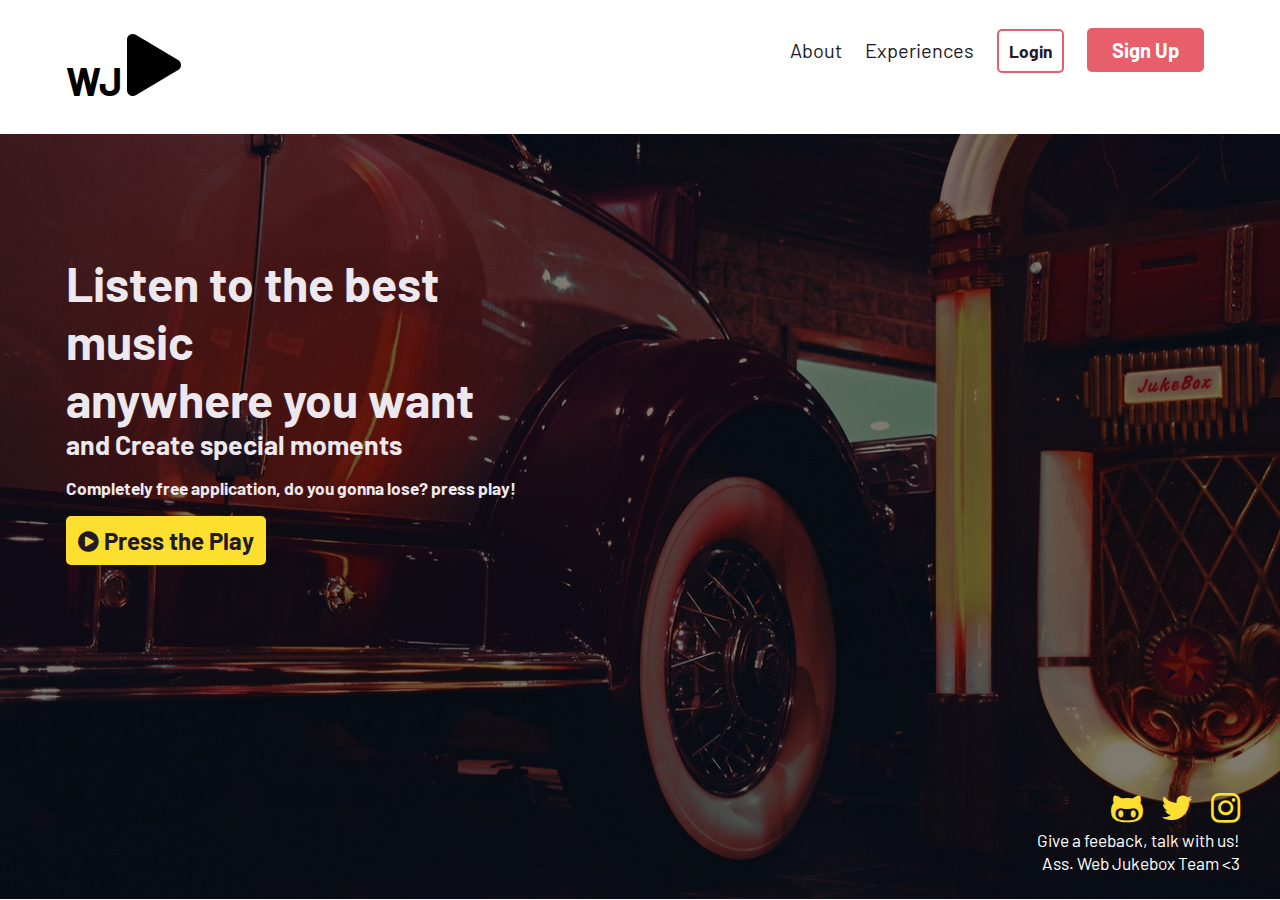
<file: index.html>
<!DOCTYPE html>
<html>
<head>
	<meta http-equiv="X-UA-Compatible" content="IE-Edge">
	<meta name="viewport" content="width=device-width, initial-scale=1.0">
	<link rel="stylesheet" type="text/css" href="css/font-awesome.min.css">
	<link rel="stylesheet" type="text/css" href="css/style.css">
	<title>Web Jukebox | Free Music app</title>
	<link rel="preconnect" href="https://fonts.gstatic.com">
	<link href="https://fonts.googleapis.com/css2?family=Barlow:wght@100;200&display=swap" rel="stylesheet">
	<link rel="shortcut icon" href="images/play.ico" >
</head>
<body>
<section class="home">
	<header>
		<div class="container">
		<a href="index.html" id="logo"><div class="logo"><h1>WJ<img src="assets/play.svg"></h1></div></a><!-- logo -->
		<nav>
			<ul>
				<li><a href="about.html">About</a></li>
				<Li><a href="experiences.html">Experiences</a></Li>
				<li class="btn sing-in"><a href="player.html">Login</a></li><!-- btn -->
				<li class="btn sing-up"><a href="player.html">Sign Up</a></li>
			</ul>
		</nav>
		<div class="clear"></div>
	</div><!-- container -->
	</header>
	<div class="bg">
		<div class="container">
			<div class="layer"></div><!-- layer -->
		<div class="call-play">
		<h2>Listen to the best music </br> anywhere you want</h2>
		<h3>and Create special moments</h3>
		<p>Completely free application, do you gonna lose? press play!</p>
		<div class="btn call"><a href="player.html"><i class="fa fa-play-circle" aria-hidden="true"></i> Press the Play</a></div><!-- call to action -->
	</div><!-- call-play -->
	<footer>
	<div class="icons">
		<a href="https://github.com/Shellyda"><h3><i class="fa fa-github-alt" aria-hidden="true"></i></h3></a>
		<a href=""><h3><i class="fa fa-twitter" aria-hidden="true"></i></h3></a>
		<a href=""><h3><i class="fa fa-instagram" aria-hidden="true"></i></h3></a>
		<p>Give a feeback, talk with us!</p>
		<p>Ass. Web Jukebox Team <3</p>
	</div><!-- icons -->
	<div class="clear"></div>
	</footer>
	</div><!-- container -->
	</div><!-- background central image -->
</section>
</body>
</html>
</file>
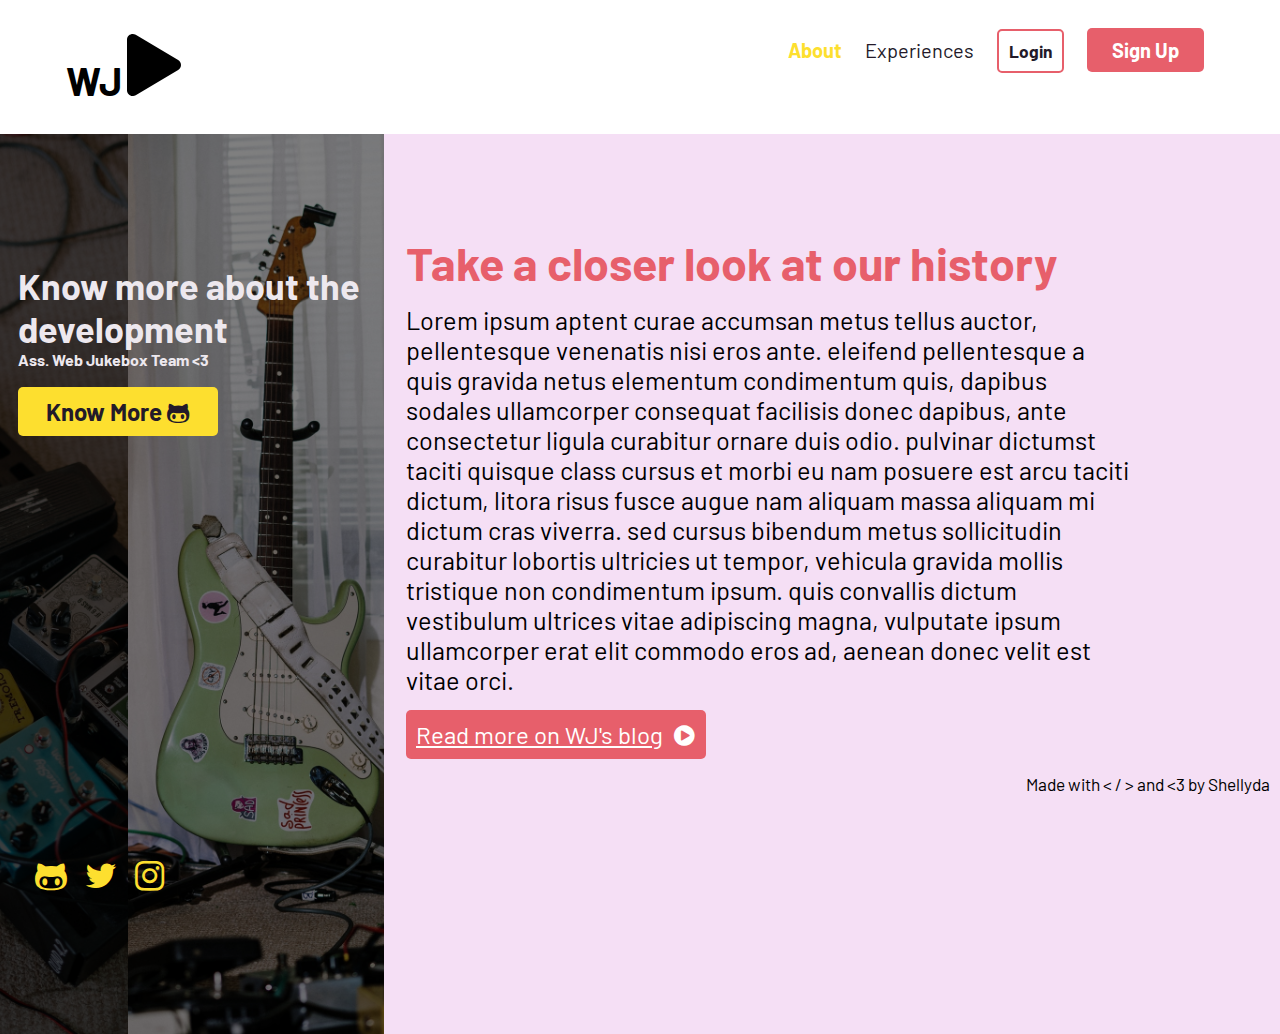
<file: about.html>
<!DOCTYPE html>
<html>
<head>
	<meta http-equiv="X-UA-Compatible" content="IE-Edge">
	<meta name="viewport" content="width=device-width, initial-scale=1.0">
	<link rel="stylesheet" type="text/css" href="css/font-awesome.min.css">
	<link rel="stylesheet" type="text/css" href="css/style.css">
	<link rel="stylesheet" type="text/css" href="css/style-about.css">
	<title>Web Jukebox | About</title>
	<link rel="preconnect" href="https://fonts.gstatic.com">
	<link href="https://fonts.googleapis.com/css2?family=Barlow:wght@100;200&display=swap" rel="stylesheet">
	<link rel="shortcut icon" href="images/play.ico" >
</head>
<body>
<section class="about">
	<header>
		<div class="container">
		<a href="index.html" id="logo"><div class="logo"><h1>WJ<img src="assets/play.svg"></h1></div></a><!-- logo -->
		<nav>
			<ul>
				<li class="selected"><a href="about.html">About</a></li>
				<Li><a href="experiences.html">Experiences</a></Li>
				<li class="btn sing-in"><a href="player.html">Login</a></li><!-- btn -->
				<li class="btn sing-up"><a href="player.html">Sign Up</a></li>
			</ul>
		</nav>
		<div class="clear"></div>
	</div><!-- container -->
	</header>
	<div class="center">
	<div class="img-left">
		<div class="layer"></div><!-- layer -->
		<div class="container">
		<div class="call-play">
		<h2>Know more about the development</h2>
		<h3>Ass. Web Jukebox Team <3</h3>
		<div class="btn call"><a href="https://github.com/Shellyda">Know More <i class="fa fa-github-alt" aria-hidden="true"></i></a></div>
	</div><!-- call-play -->
</div>
</div><!-- left -->
<div class="text">
	<h2>Take a closer look at our history</h2>
	<p>Lorem ipsum aptent curae accumsan metus tellus auctor, pellentesque venenatis nisi eros ante. eleifend pellentesque a quis gravida netus elementum condimentum quis, dapibus sodales ullamcorper consequat facilisis donec dapibus, ante consectetur ligula curabitur ornare duis odio. pulvinar dictumst taciti quisque class cursus et morbi eu nam posuere est arcu taciti dictum, litora risus fusce augue nam aliquam massa aliquam mi dictum cras viverra. sed cursus bibendum metus sollicitudin curabitur lobortis ultricies ut tempor, vehicula gravida mollis tristique non condimentum ipsum. quis convallis dictum vestibulum ultrices vitae adipiscing magna, vulputate ipsum ullamcorper erat elit commodo eros ad, aenean donec velit est vitae orci. </p>
	<div class="btn about-btn"><a href="">Read more on WJ's blog</a> <h3><i class="fa fa-play-circle" aria-hidden="true"></i></h3></div>
</div><!-- text -->
<div class="img-right"><div class="layer"></div><!-- layer --></div><!-- right -->
	<div class="clear"></div>
	<footer>
	<div class="icons">
		<a href="https://github.com/Shellyda"><h3><i class="fa fa-github-alt" aria-hidden="true"></i></h3></a>
		<a href=""><h3><i class="fa fa-twitter" aria-hidden="true"></i></h3></a>
		<a href=""><h3><i class="fa fa-instagram" aria-hidden="true"></i></h3></a>
	</div><!-- icons -->
	</footer>
	<div class="ass"><p>Made with < / > and <3 by Shellyda</p></div>
		<div class="clear"></div>
</div><!--center -->
</section>
</file>
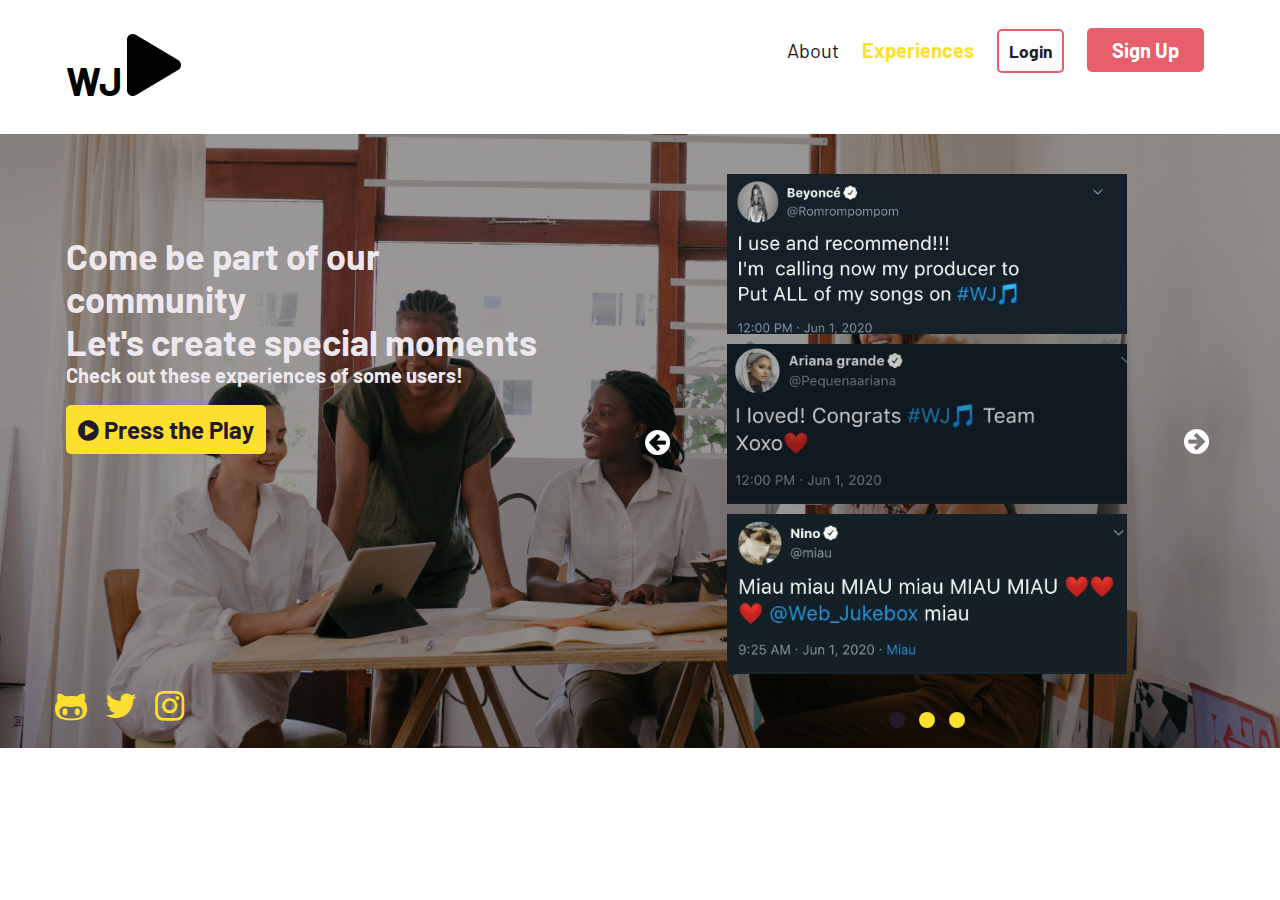
<file: experiences.html>
<!DOCTYPE html>
<html>
<head>
	<meta http-equiv="X-UA-Compatible" content="IE-Edge">
	<meta name="viewport" content="width=device-width, initial-scale=1.0">
	<link rel="stylesheet" type="text/css" href="css/font-awesome.min.css">
	<link rel="stylesheet" type="text/css" href="css/style-experiences.css">
	<title>Web Jukebox | Experiences</title>
	<!-- slick-->
	<link rel="stylesheet" type="text/css" href="css/slick.css"/>
	<link rel="preconnect" href="https://fonts.gstatic.com">
	<link href="https://fonts.googleapis.com/css2?family=Barlow:wght@100;200&display=swap" rel="stylesheet">
	<link rel="shortcut icon" href="images/play.ico" >
</head>
<body>
<section class="experiences">
	<header>
		<div class="container">
		<a href="index.html" id="logo"><div class="logo"><h1>WJ<img src="assets/play.svg"></h1></div></a><!-- logo -->
		<nav>
			<ul>
				<li><a href="about.html">About</a></li>
				<Li class="selected"><a href="experiences.html">Experiences</a></Li>
				<li class="btn sing-in"><a href="player.html">Login</a></li><!-- btn -->
				<li class="btn sing-up"><a href="player.html">Sign Up</a></li>
			</ul>
		</nav>
		<div class="clear"></div>
	</div><!-- container -->
	</header>
	<div class="bg">
		<div class="container">
		<div class="layer"></div><!-- layer -->
		<div class="call-play">
		<h2>Come be part of our community</br> Let's create special moments</h2>
		<h3>Check out these experiences of some users!</h3>
		<div class="btn call"><a href="player.html"><i class="fa fa-play-circle" aria-hidden="true"></i> Press the Play</a></div><!-- call to action -->
	</div><!-- call-play -->


	<section class="mosaico">
			<div class="mosaico-wraper">
			<div class="mosaico-single">
				<div class="img-mosaico-single bg-0"></div><!--img-mosaico-single-->
				<div class="img-mosaico-single bg-02"></div><!--img-mosaico-single-->
				<div class="img-mosaico-single bg-03"></div><!--img-mosaico-single-->
			</div><!--mosaico-single-->
			<div class="mosaico-single">
				<div class="img-mosaico-single bg-04"></div><!--img-mosaico-single-->
				<div class="img-mosaico-single bg-05"></div><!--img-mosaico-single-->
				<div class="img-mosaico-single bg-06"></div><!--img-mosaico-single-->
			</div><!--mosaico-single-->
			<div class="mosaico-single">
				<div class="img-mosaico-single bg-07"></div><!--img-mosaico-single-->
				<div class="img-mosaico-single bg-08"></div><!--img-mosaico-single-->
				<div class="img-mosaico-single bg-09"></div><!--img-mosaico-single-->
			</div><!--mosaico-single-->


			</div><!--mosaico-wraper-->
	</section><!--mosaico-->

	<div class="clear"></div>
	<footer>
	<div class="icons">
		<a href="https://github.com/Shellyda"><h3><i class="fa fa-github-alt" aria-hidden="true"></i></h3></a>
		<a href=""><h3><i class="fa fa-twitter" aria-hidden="true"></i></h3></a>
		<a href=""><h3><i class="fa fa-instagram" aria-hidden="true"></i></h3></a>
	</div><!-- icons -->
	</footer>
	</div><!-- background central image -->
</section>
<!-- slide -->
<script type="text/javascript" src="js/jquery.js"></script>
<script type="text/javascript" src="js/slick.js"></script>
<script src="js/slides.js"></script>
</body>
</html>
</file>
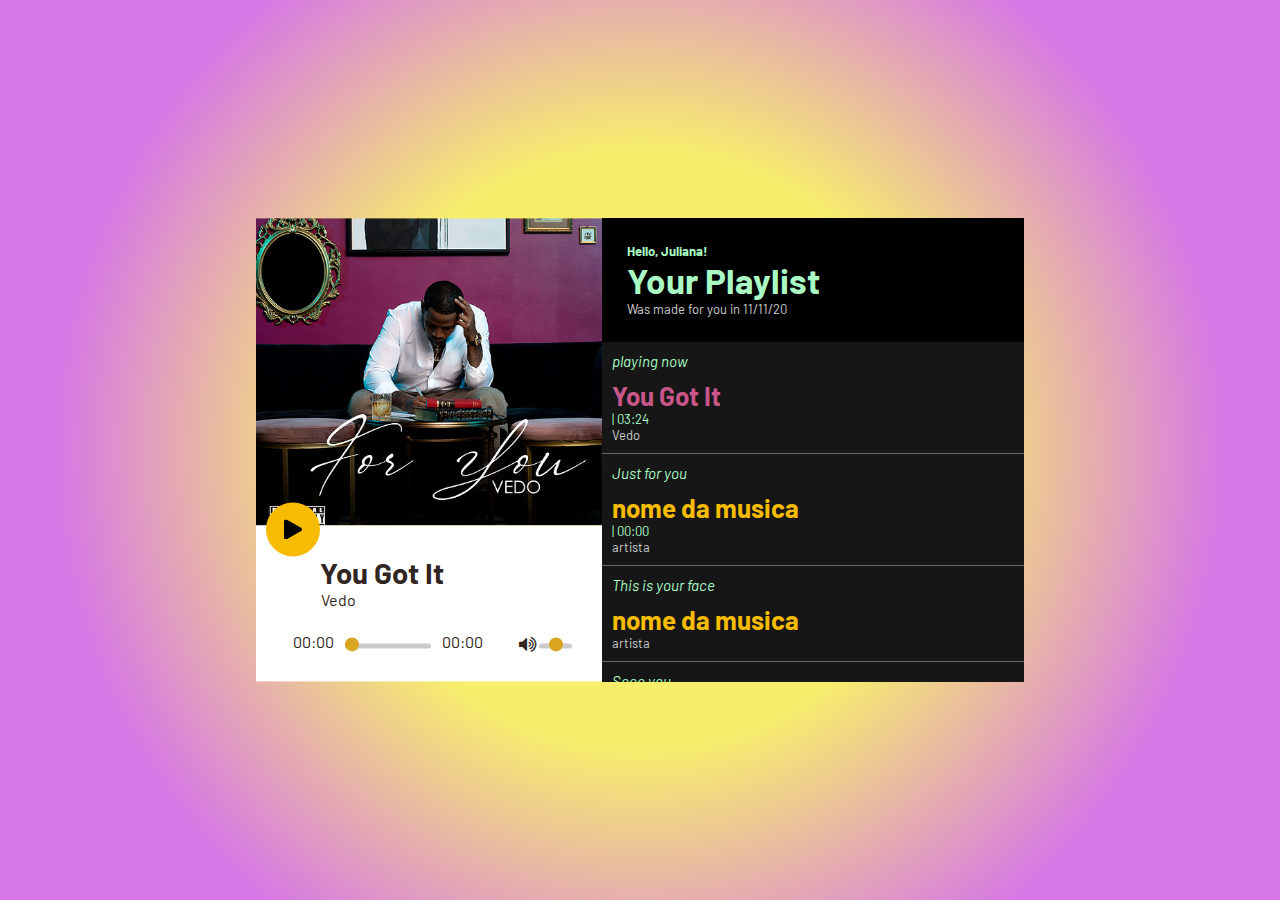
<file: player.html>
<!DOCTYPE html>
<html>
<head>
	<meta http-equiv="X-UA-Compatible" content="IE-Edge">
	<meta name="viewport" content="width=device-width, initial-scale=1.0">
	<link rel="stylesheet" type="text/css" href="css/font-awesome.min.css">
	<link rel="stylesheet" type="text/css" href="css/style.player.css">
	<title>Web Jukebox | Player</title>
	<link rel="preconnect" href="https://fonts.gstatic.com">
	<link href="https://fonts.googleapis.com/css2?family=Barlow:wght@100;200&display=swap" rel="stylesheet">
	<link rel="shortcut icon" href="images/play.ico" >

</head>
<body>
<section class="player">
	<div class="container">
	<div class="player-box">
		<div class="card-options">
			<ul class="card-music">
				<div class="top-playlist">
				<h4>Hello, Juliana!</h4>
				<h2>Your Playlist</h2>
				<p>Was made for you in 11/11/20</p>
                </div>
				<li id="start">
					<h3>playing now</h3>
					<h1>nome da musica</h1>
				     | <div class="time" id="totalduration">00:00</div> 
					<p id="options">artista</p>
				</li>
				<li id="second">
					<h3>Just for you</h3>
					<h1>nome da musica</h1>
					| <div class="time" id="totalduration">00:00</div> 
					<p>artista</p>
				</li>
				<li>
					<h3>This is your face</h3>
					<h1>nome da musica</h1>
					<p>artista</p>
				</li>
				<li>
					<h3>Sooo you</h3>
					<h1>nome da musica</h1>
					<p>artista</p>
				</li>
				<li>
					<h3>Just for you</h3>
					<h1>nome da musica</h1>
					<p>artista</p>
				</li>
				<li>
					<h3>Just for you</h3>
					<h1>nome da musica</h1>
					<p>artista</p>
				</li>
			</ul>
		</div><!-- options -->
		<div class="card-image"></div>
		<div class="card-content">
			<div class="btn-play" id="btn-play">
           <div class="img-play" id="play"></div><!-- img-play -->
       	   </div><!-- btn-play -->
			<h1></h1>
            <p class="artist"></p>
            <div class="buttons">
            <div class="time" id="current-duration">00:00</div>
            <div class="seekbar">
            	<input type="range" min="0" max="0" id="seekbar" step="1">
            </div><!-- seekbar -->
            <div class="time total" id="total-duration">00:00</div> 
            <div class="seekbar-vol">
            <div class="button-volume-up">
            		<h3><i class="fa fa-volume-up" aria-hidden="true" id="vol"></i></h3>
            </div><!-- button volume -->  
            	<input type="range" min="0" max="100" step="1" id="seekbar-volume" step="1">
            </div><!-- seekbar --> 
            </div><!--buttons-->  
            <div class="clear"></div>     	 
		</div><!-- card-content -->
	</div><!-- player box -->
</div>
</section>
<script src="elements/data.js"></script>
<script src="elements/player-oop.js"></script>
<script src="elements/player.js"></script>
<script src="elements/index.js"></script>
</body>
</html>
</file>
<file: css/style.css>
*{
margin: 0;
padding: 0;
box-sizing: border-box;
font-family: 'Barlow', sans-serif;
}

.clear{
	clear: both;
}

.container{
	max-width: 1200px;
	margin: 0 auto;
	padding: 0 2%;
}

html, body{
	height: 100%;
}

input, textarea{
-webkit-apperance: none;
-moz-apperance: none;
apperance: none;
}

/***/

/*Header*/

.logo{
	float: left;
	margin: 30px 0;
}
a#logo{
	color: black;
}
.logo img{
	width: 15%;
	margin-left: 5px;
	margin-top: 4px;
}
.logo h1{
	font-size: 30pt;
}

nav{
	float: right;
	margin: 28px 0;
}

nav ul li{
	list-style-type: none;
	display: inline-block;
	margin: 0 10px;
}

nav ul li a{
	text-decoration: none;
	color: #231a29;
	font-size: 15pt;
}

.btn{
	background-color: white;
	border: 2px solid #ccc;
	padding: 10px;
    cursor: pointer;
    border-radius: 5px;
}

.sing-in a{
	font-size: 13pt;
	font-weight: bold;
}

.sing-in{
	border: 2px solid #e75f6b;
}
.sing-up a{
	color: white;
	padding: 15px;
	font-weight: bold;
}
.sing-up{
	border: none;
	background-color: #e75f6b;
}

/*Background and call to action*/
.layer{
	position: absolute;
	left: 0;
	top: 0;
	width: 100%;
	height: 100%;
	background-color: rgb(0,0,0,0.5);
	z-index: 1;
}
div.bg{
	position: absolute;
    width: 100%;
    height: 85%;
	background-image: url(../images/jukebox.jpg);
	background-size: 100% 100%;
	background-position: center;
	background-repeat: no-repeat;
}

body{
	overflow: hidden;
}
.call-play{
	width: 500px;
	margin: 120px 0;
	z-index: 3;
	position: relative;
}
 .call-play h3, .call-play p{
		margin-bottom: 18px;
		color: #ede8ee;
}
.call-play h2{
	font-size: 36pt;
		color: #ede8ee;
}

.call-play h3{
	font-size: 20pt;
}

.call-play p{
	font-size: 13pt;
	font-weight: bold;
}

.call{
	width: 200px;
	text-align: center;
	background: #FDDF2F;
	border: none;
	transition: 0.4s;
}

.call a{
	text-decoration: none;
	font-size: 18pt;
	font-weight: bold;
	color: #231A29;
}

.call:hover{
transform: scale(1.2, 1.2);
}

/*mini footer*/
.icons{
	float: right;
}
.icons h3{
	display: inline-block;
	margin-left: 15px;
	cursor: pointer;
}
.icons a{
	color:  #FDDF2F;
	font-size: 22pt;
}
.icons p{
	font-size: 13pt;
	margin: 3px 0; 
	color: white;
}

footer{
	z-index: 3;
	text-align: right;
	position: absolute;
	bottom: 23px;
	right: 40px;
}
</file>
<file: css/style-about.css>
/*Header*/

body{
	overflow: auto;
	background: #f5dff5;
}
header{
	background-color: white;
}
.selected a{
	color:  #FDDF2F;
	font-weight: bold;
}
.center{
background: #f5dff5;
}
.ass{
	float: right;
	font-size: 13pt;
	margin: 15px 10px;
}
.img-left{
	float: left;
	width: 30%;
    position: absolute;
    height: 100%;
    background-image: url(../images/guitar.jpg);
    background-size: cover;
    background-position: center;
}

.img-right{
	width: 10%;
    position: absolute;
    height: 100vh;
    background-image: url(../images/img-feet.jpg);
    background-size: cover;
    background-position: center;
}

.text{
	float: right;
	width: 80%;
	padding: 0 150px;
	padding-top: 100px;
	text-align: left;
}
.text h2{
	font-size: 35pt;
	color: #e75f6b;
}
.text a{
	color: white;
	font-size: 18pt;
	text-decoration-style: none;
}
.about-btn{
	width: 300px;
	background-color:  #e75f6b;
	border: 0;
}
.about-btn h3{
	font-size: 18pt;
	color: white;
	display: inline-block;
	margin-left: 8px;
}
.text p{
	font-size: 19pt;
	margin: 15px 0;
}
.call-play{
	float: left;
	width: 100%;
	padding-left: 10px;
	margin: 130px 0;
	z-index: 3;
	position: relative;
}
 .call-play h3{
		margin-bottom: 18px;
		color: #ede8ee;
}
.call-play h2{
	font-size: 27pt;
		color: #ede8ee;
}

.call-play h3{
	font-size: 12pt;
}

/*mini footer*/
.icons{
	float: left;
}
footer{
	z-index: 3;
	text-align: right;
	position: absolute;
	bottom: 5px;
	left: 20px;
}
</file>
<file: css/style-experiences.css>
*{
margin: 0;
padding: 0;
box-sizing: border-box;
font-family: 'Barlow', sans-serif;
}

.clear{
	clear: both;
}

.container{
	max-width: 1200px;
	margin: 0 auto;
	padding: 0 2%;
}

html, body{
	height: 100%;
}

input, textarea{
-webkit-apperance: none;
-moz-apperance: none;
apperance: none;
}

/***/

/*Header*/
.selected a{
	color:  #FDDF2F;
	font-weight: bold;
}
.logo{
	float: left;
	margin: 30px 0;
}
a#logo{
	color: black;
}
.logo img{
	width: 15%;
	margin-left: 5px;
	margin-top: 4px;
}
.logo h1{
	font-size: 30pt;
}

nav{
	float: right;
	margin: 28px 0;
}

nav ul li{
	list-style-type: none;
	display: inline-block;
	margin: 0 10px;
}

nav ul li a{
	text-decoration: none;
	color: #231a29;
	font-size: 15pt;
}

.btn{
	background-color: white;
	border: 2px solid #ccc;
	padding: 10px;
    cursor: pointer;
    border-radius: 5px;
}

.sing-in a{
	font-size: 13pt;
	font-weight: bold;
}

.sing-in{
	border: 2px solid #e75f6b;
}
.sing-up a{
	color: white;
	padding: 15px;
	font-weight: bold;
}
.sing-up{
	border: none;
	background-color: #e75f6b;
}

/*Background and call to action*/
.layer{
	position: absolute;
	left: 0;
	top: 0;
	width: 100%;
	height: 100%;
	background-color: rgb(0,0,0,0.4);
	z-index: 1;
}

div.bg{
	background-color: #ccc;
	position: absolute;
    width: 100%;
    height: auto;
	background-image: url(../images/group-2.jpg);
	background-size: cover;
	background-position: center;
	background-repeat: no-repeat;
}


.call-play{
	float: left;
	width: 500px;
	margin: 100px 0;
	z-index: 3;
	position: relative;
}
 .call-play h3, .call-play p{
		margin-bottom: 18px;
		color: #ede8ee;
}
.call-play h2{
	font-size: 27pt;
		color: #ede8ee;
}

.call-play h3{
	font-size: 15pt;
}

.call{
	width: 200px;
	text-align: center;
	background: #FDDF2F;
	border: none;
	transition: 0.4s;
}

.call a{
	text-decoration: none;
	font-size: 18pt;
	font-weight: bold;
	color: #231A29;
}

.call:hover{
transform: scale(1.2, 1.2);
}

/*SLIDE */
.slide-wraper{
	position: relative;
	z-index: 3;
	float: right;
	margin-top: 40px;
}
.slide-single{
position: relative;
background-color: #141f27;
background-size: cover;
background-repeat: no-repeat;
background-position: -2px -1px;
width: 400px;
height: 160px;
margin-bottom: 20px;
}

/**MOSAICO**/
.mosaico{
	z-index: 3;
	float: right;
	width: 50%;
	margin-top: 40px;
    text-align: -webkit-center;
}

.mosaico-wraper{
	z-index: 3;
	width: 90%;
}
.mosaico-single{
	z-index: 3;
	width: 50%;
	height: 100%;
}

.img-mosaico-single{
	z-index: 3;
	width: 400px;
	height: 160px;
	background-color: #141f27;
	background-size: cover;
	background-repeat: no-repeat;
	background-position: -2px -1px;
	margin-bottom: 10px;
}
.bg-0{
	background-image:url('../images/tweet-01.jpg');
}
.bg-02{
	background-image: url('../images/tweet-02.jpg');
}
.bg-03{
	background-image: url('../images/tweet-03.jpg');
}
.bg-04{
	background-image: url('../images/tweet-04.jpg');
}
.bg-05{
	background-image: url('../images/tweet-05.jpg');
}
.bg-06{
	background-image: url('../images/tweet-06.jpg');
}
.bg-07{
	background-image: url('../images/tweet-07.jpg');
}
.bg-08{
	background-image: url('../images/tweet-08.jpg');
}
.bg-09{
	background-image: url('../images/tweet-09.jpg');
}
	.slick-dotted ul{
		list-style-type: none;
		text-align: center;
		position: relative;
		margin-top: 25px;
	    margin-bottom: 20px;
	}

	.slick-dotted li{
		display: inline-block;
		margin:0 7px;
	}

	.slick-dotted button:focus{
		outline: 0;
	}

	.slick-dotted li button{
		width: 16px;
		height: 16px;
		border-radius: 8px;
		color: #FDDF2F;
		border-width: 0;
		background: #FDDF2F;
		opacity: 1;
		cursor: pointer;
	}

	li.slick-active button{
		background: #231A29;
		color: #231A29;
	}

.slick-slide:focus{outline: none;}/* estilo para que não apareça q nosso slide foi selecionado */

/*Assests - next and prev */
.slick-next{
	cursor: pointer;
    position: absolute;
    right: 2px;
    top: 249px;
    bottom: 308px;
    z-index: 3;
    border:none;
}
.slick-prev{
	left: -24px;
	cursor: pointer;
    position: absolute;
    top: 250px;
    z-index: 3;
    border: none;
    border-radius: 10px;
}
.arrows{
	font-size: 22pt;
	position: absolute;
}
.fa-arrow-circle-left{
left: 10px;
}
.fa-arrow-circle-left, .fa-arrow-circle-right{
	color: white;
}
/****/

/*mini footer*/
.icons h3{
	display: inline-block;
	margin-left: 15px;
	cursor: pointer;
}
.icons a{
	color:  #FDDF2F;
	font-size: 22pt;
}
.icons p{
	font-size: 13pt;
	margin: 3px 0; 
	color: white;
}

footer{
	z-index: 3;
	text-align: right;
	position: absolute;
	bottom: 23px;
	left: 40px;
}
</file>
<file: css/style.player.css>
/*Configurações Gerais*/
*{
margin: 0;
padding: 0;
box-sizing: border-box;
font-family: 'Barlow', sans-serif;

}

/* declaração de variavel */
.clear{
	clear: both;
}

.container{
	max-width: 1200px;
	margin: 0 auto;
	padding: 0 2%;
}

html, body{
	height: 100%;
	background: rgb(247,238,108);
background: radial-gradient(circle, rgba(247,238,108,1) 38%, rgba(214,119,230,1) 75%);
}

header{
	padding: 10px;
	text-align: left;
}
.assets-wraper{
	position: relative;
	float: right;
	top: -12px;
	right: 30px;
}
.assets-ford, .assets-back{
	display: inline-block;
	background-image: url('../assets/forward.svg');
	background-size: cover;
	background-position: center;
	background-repeat: no-repeat;
	width: 22px;
	height: 22px;
	margin: 0 3px;
	cursor: pointer;
}

.assets-back{
	background-image: url('../assets/backward.svg');
}

.player-box{
	position: absolute;
	text-align: center;
	transform: translate(-50%,-50%);
	left: 50%;
	top: 50%;
	width: 60%;
	height: auto;
	z-index: 3;
}

.card-image{
	background-color: #ccc;
    width: 45%;
    padding-top: 40%;
}

.card-content{
	color: #302521;
	text-align: left;
	width: 45%;
	padding: 9.5px;
	background-color: white;
}

.card-content h1{
	margin-top: 20px;
	font-size: 22pt;
}

.card-options{
	width: 55%;
	overflow-y: auto;
	height: 100%;
    position: absolute;
    right: 0;
    top: 0px;
   background-color: #161616;
}

ul.card-music{
color: #A9FBC3;
width: 100%;
position: absolute;
top: 0;
text-align: left;
background-color: #161616;
height: auto;
list-style-type: none;
transition: 0.2s;
font-size: 13px;
}
#start h1{
	color: #C85689;
}
ul.card-music h3{
	font-style: italic;
	font-weight: normal;
	margin-bottom: 10px;
}

ul.card-music h1{
 color: #F7BC01;
}
ul.card-music p{
	color: #cccccc;
}
ul.card-music li:hover{
	background-color: #333333;
}

ul.card-music li{
	cursor: pointer;
	width: 100%;
	border-bottom: 1px solid #666666;
	padding: 10px;
}
ul.card-music .top-playlist{
	padding: 25px;
	background-color: black;
}

ul.card-music h2{
	font-size: 35px;
}

.img-play{
cursor: pointer;
background-image: url(../assets/play.svg);
background-position: center;
padding: 10px;
background-repeat: no-repeat;
}
.btn-play{
text-align: center;
display: inline-block;
cursor: pointer;
padding: 15px;
border: 2px solid #F7BC01;
background-color: #F7BC01;
border-radius: 100px;
position: relative;
top: -33px;
float: left;
}

.time, .seekbar, .button-volume-up,.seekbar-vol{
	display: inline-block;
}

.buttons{
	width: 100%;
	height: auto;
	text-align: right;
	padding: 20px;
}

.artist{
	font-size: 12pt;
	margin-left: 55px;
}
.button-volume-up{
	position: relative;
	bottom: -3px;
}

input[type="range"] {
	appearance: none;
	color: white;
    outline: 0;
	background-color: #ccc;
	border-radius: 30px;
	height: 5px;
}


input[type="range"]::-webkit-slider-thumb {
    -webkit-appearance: none;
    border: none;
    height: 14px;
    width: 14px;
    border-radius: 50%;
    background: goldenrod;
    margin-top: -2px;
}

input[type="range"]::-moz-range-thumb {
    border: none;
    height: 14px;
    width: 14px;
    border-radius: 50%;
    margin-top: -2px;
    background: goldenrod;
}

input[type=range]::-ms-thumb {
    border: none;
    height: 14px;
    width: 14px;
    border-radius: 50%;
     margin-top: -2px;
    background: goldenrod;
}
.seekbar{
	width: 30%;
	margin:0 8px;
}
#seekbar{
	width: 100%;
	cursor: pointer;
}

.buttons{
	text-align: right;
}

.seekbar-vol{
	width: 30%;
}
#seekbar-volume{
	width: 38%;
	cursor: pointer;
}

.button-volume-up{
	margin-left: 5px;
}


::-webkit-scrollbar {
 width: 8px;
 height: 8px;
}
::-webkit-scrollbar-thumb {
 background:#787870;
 border-radius: 4px;
}
::-webkit-scrollbar-track{
 background: #ffffff;
 border-radius: 4px;
}


@media screen and (max-width: 1200px){
.buttons{
	text-align: left;
	font-size: 14px;
}

}

@media screen and (max-width: 1060px){
ul.card-music{
	font-size: 12px;
}
.buttons{
	font-size: 12px;
	padding: 20px;
}

}

@media screen and (max-width: 990px){
body{
	overflow-y: auto;
}
.card-image{
	width: 80%;
    padding-top: 55%;
    margin: 0 auto;
}

.card-content{
	margin: 0 auto;
	width: 80%;
	padding: 20px;
}
.card-options{
	width: 80%;
    height: 62%;
    right: 56px;
    top: 508px;
}

footer{
	display: none;
}

}

@media screen and (max-width: 880px){
.card-options{
	width: 80%;
    height: 62%;
    right: 50px;
    top: 484px;
}

}


@media screen and (max-width: 880px){

.card-image{
	width: 80%;
    padding-top: 60%;
    margin: 0 auto;
}

.card-options{
	display: none;
}

}


@media screen and (max-width: 680px){

.card-image{
	width: 85%;
    padding-top: 80%;
}

.card-content{
	margin: 0 auto;
	width: 85%;
}
}

@media screen and (max-width: 550px){

.card-image{
	width: 98%;
    padding-top: 80%;
}

.card-content{
	width: 98%;
}

.logo{
	display: none;
}
}
</file>
